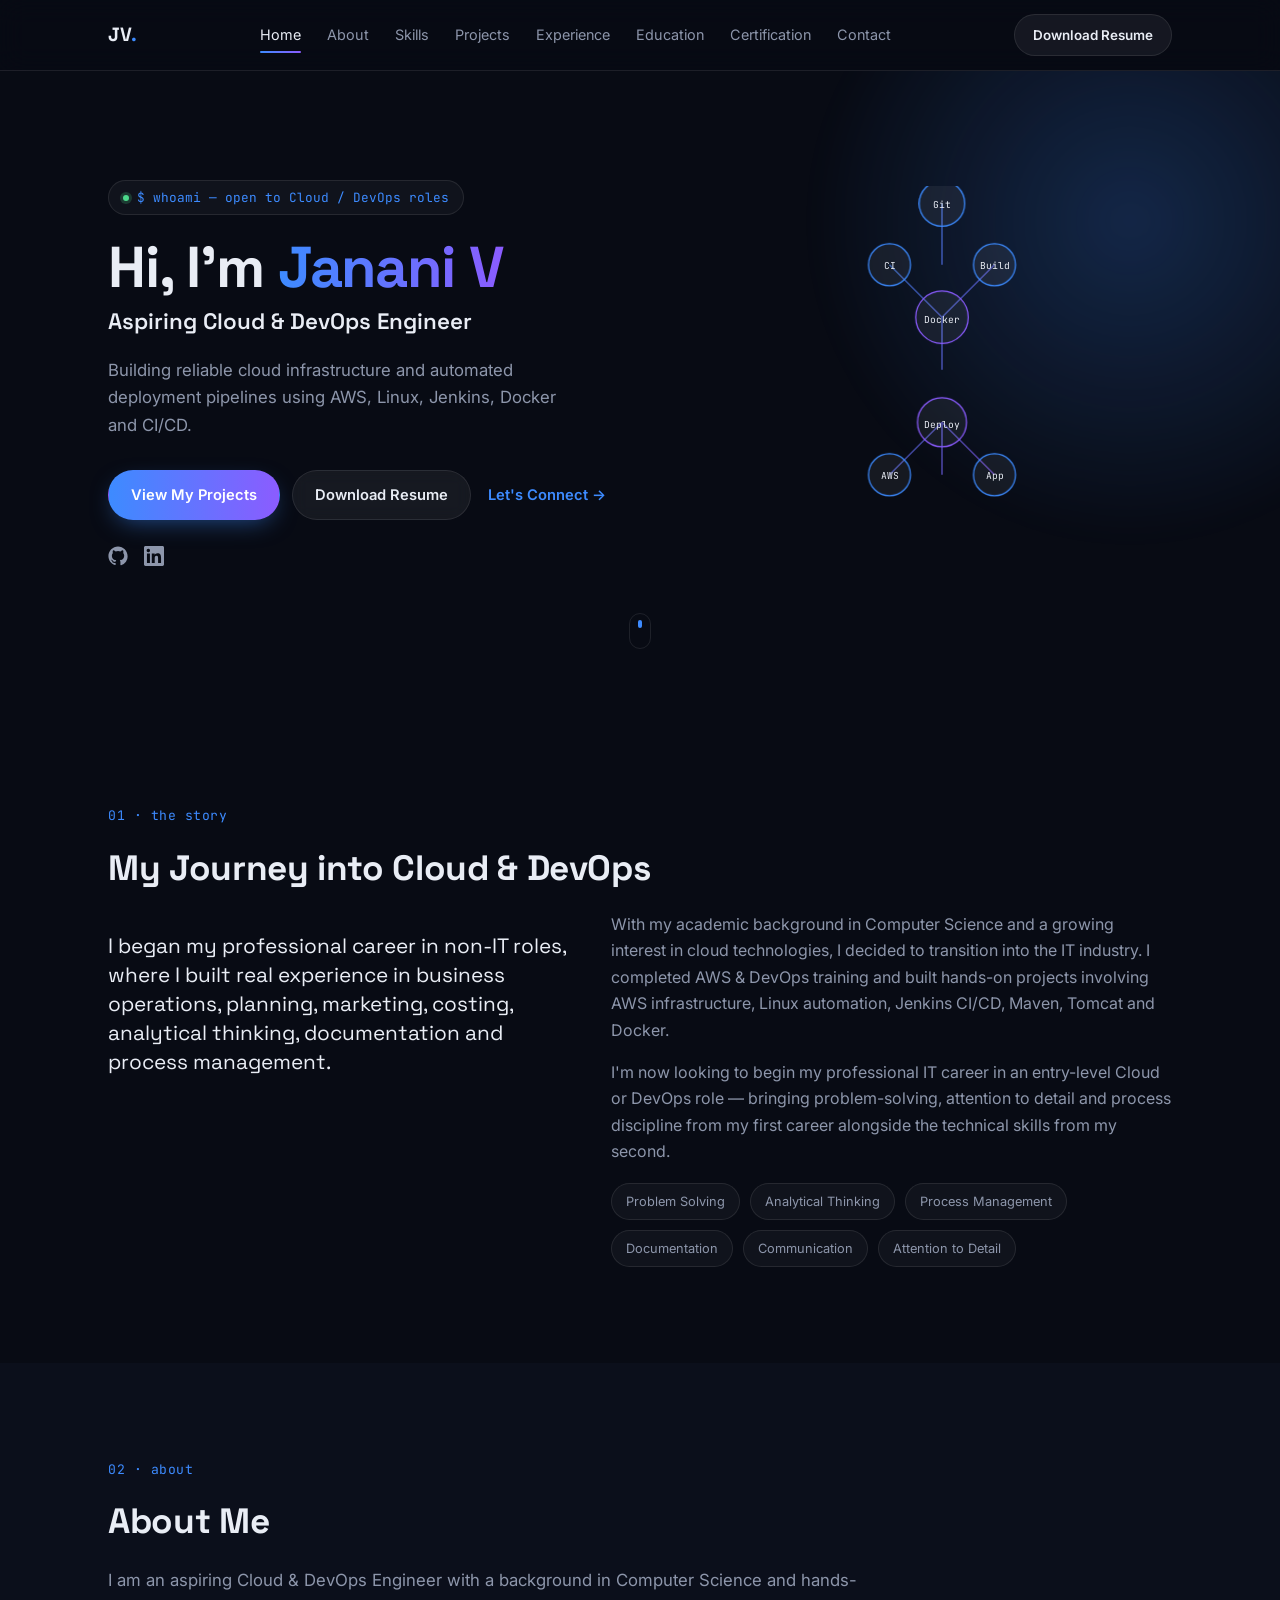
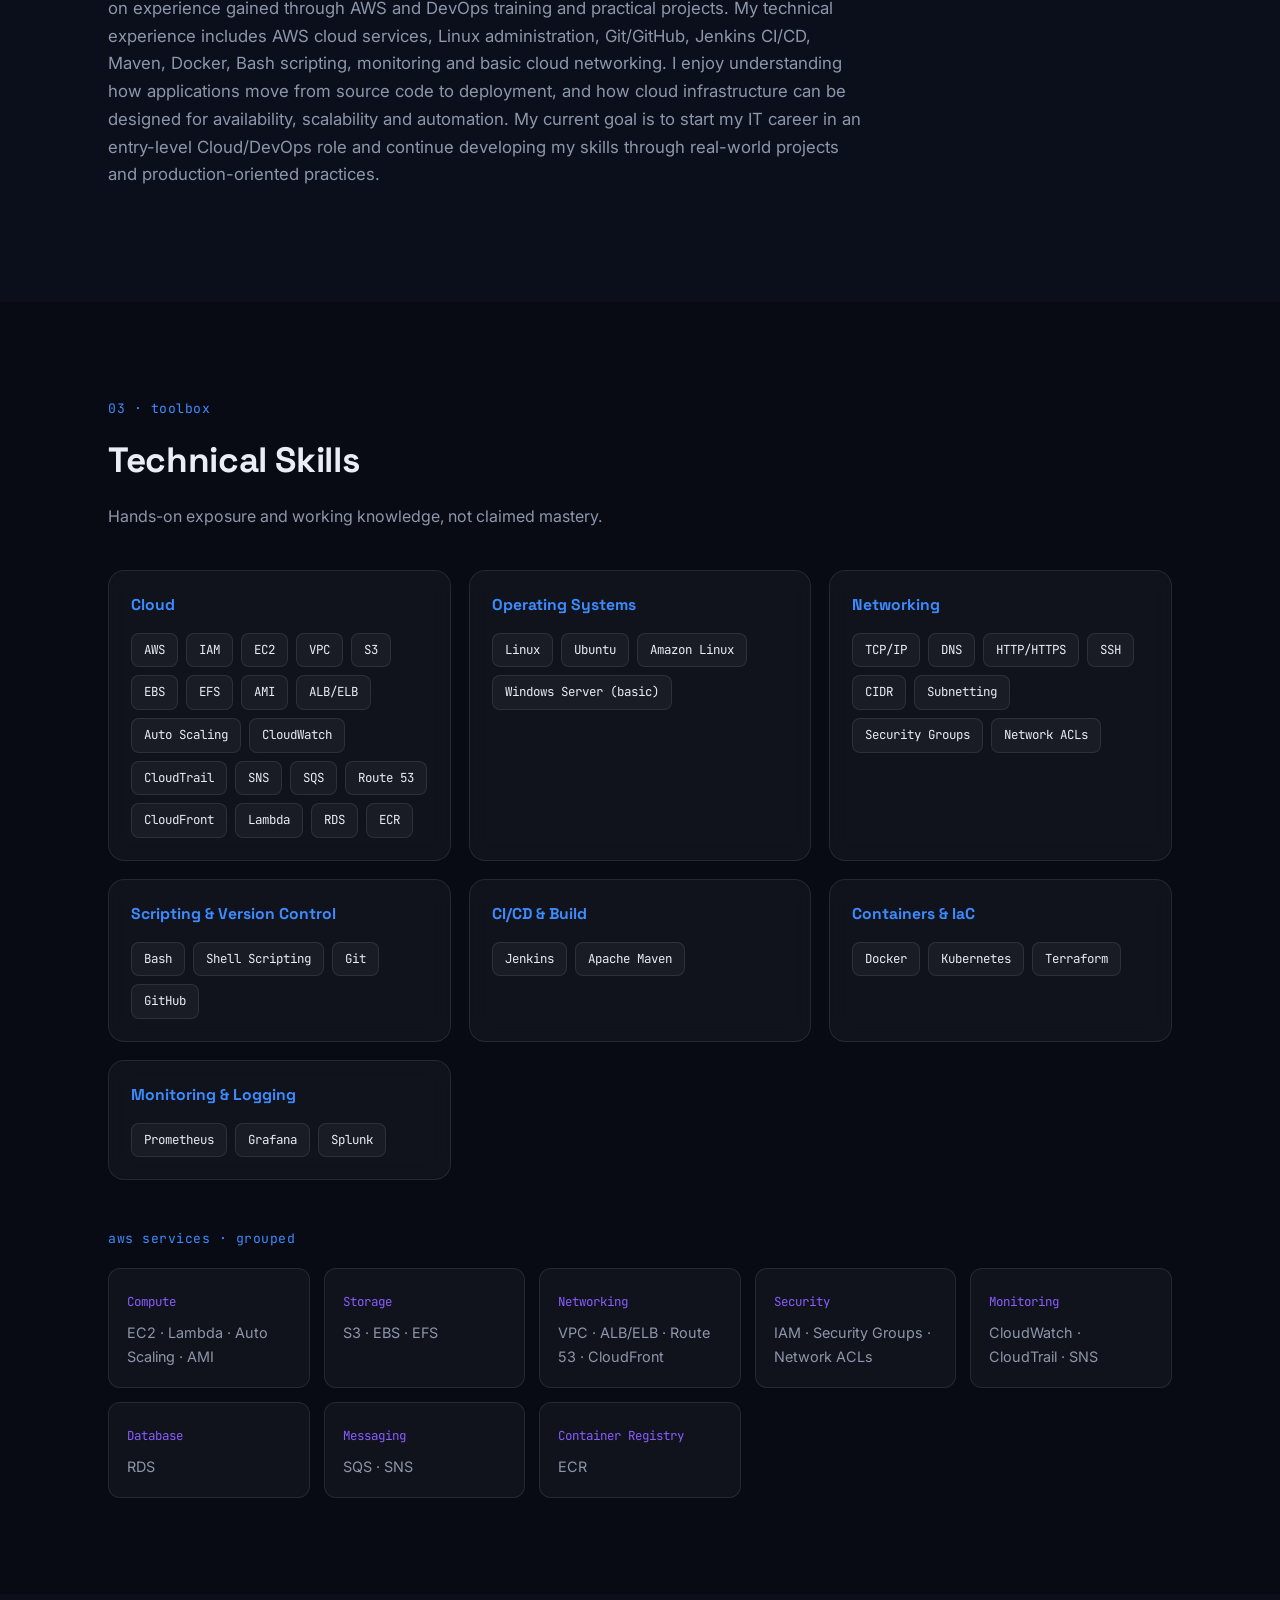
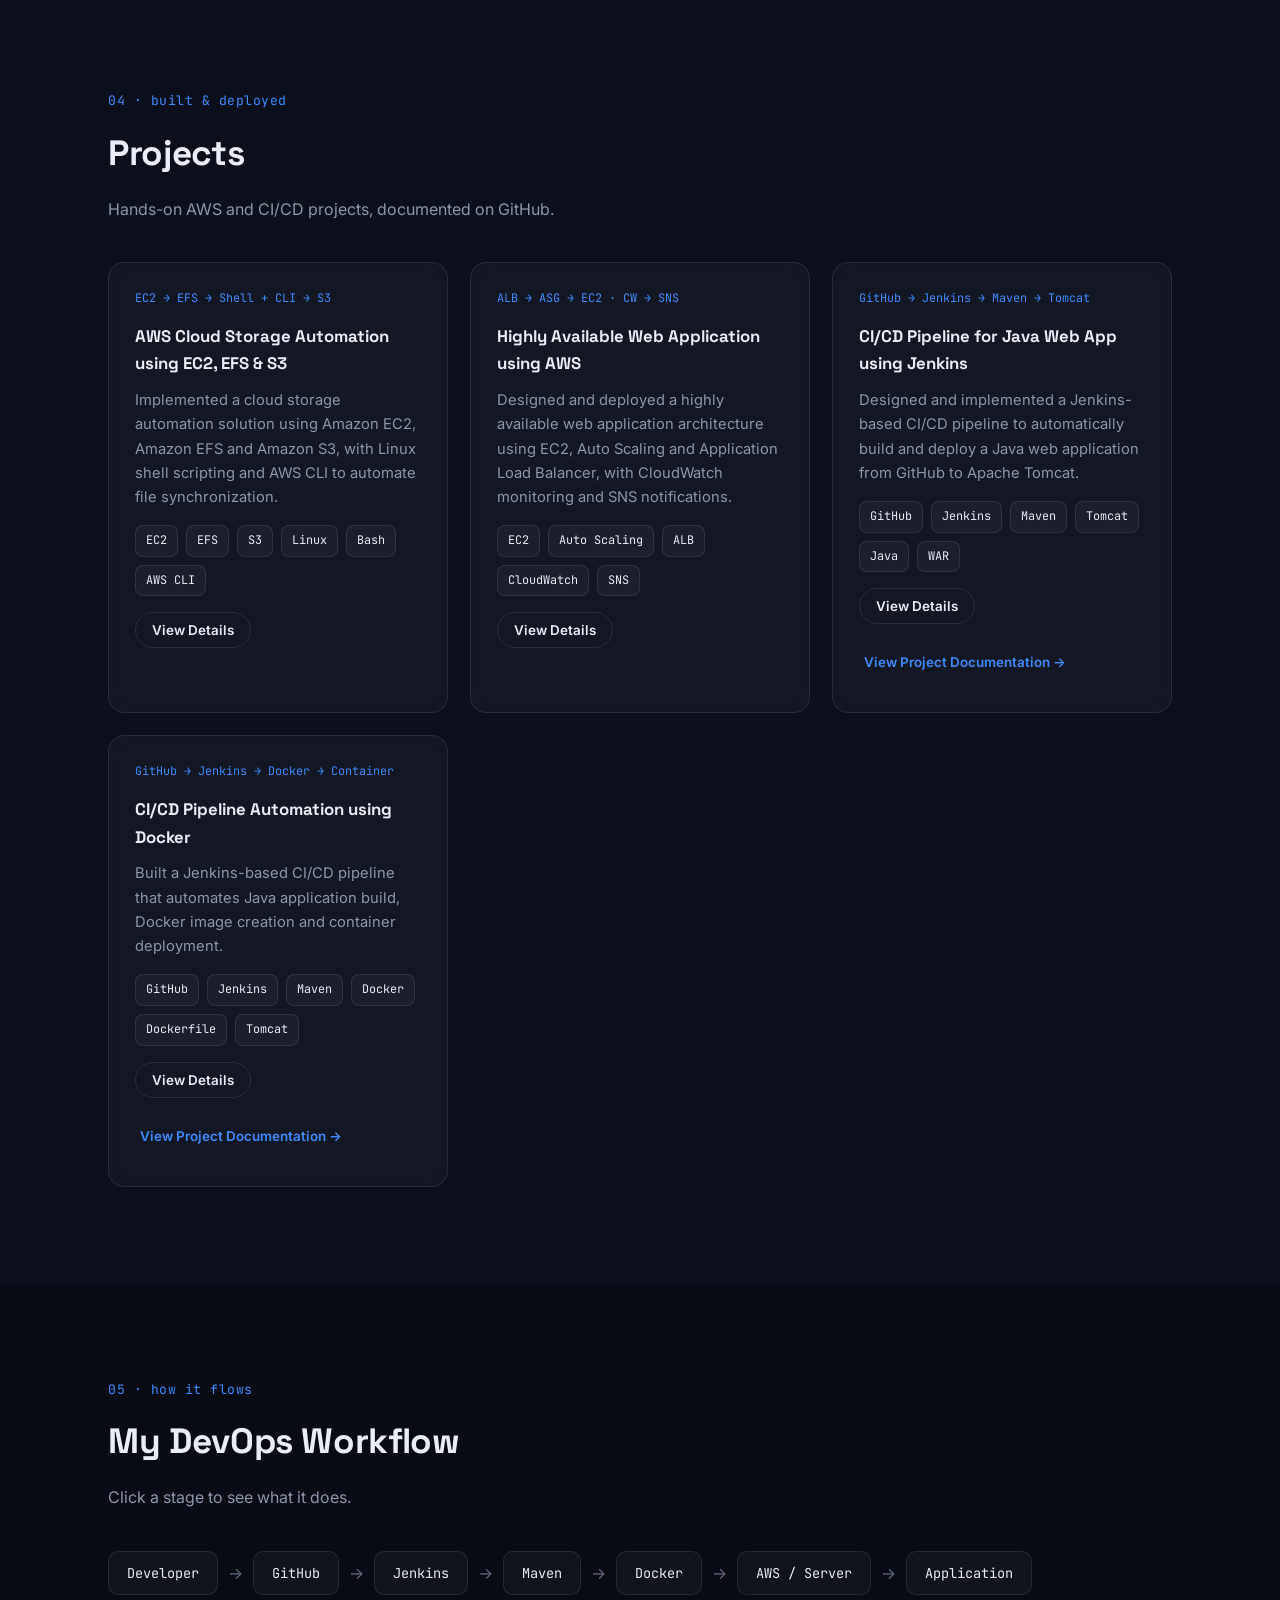
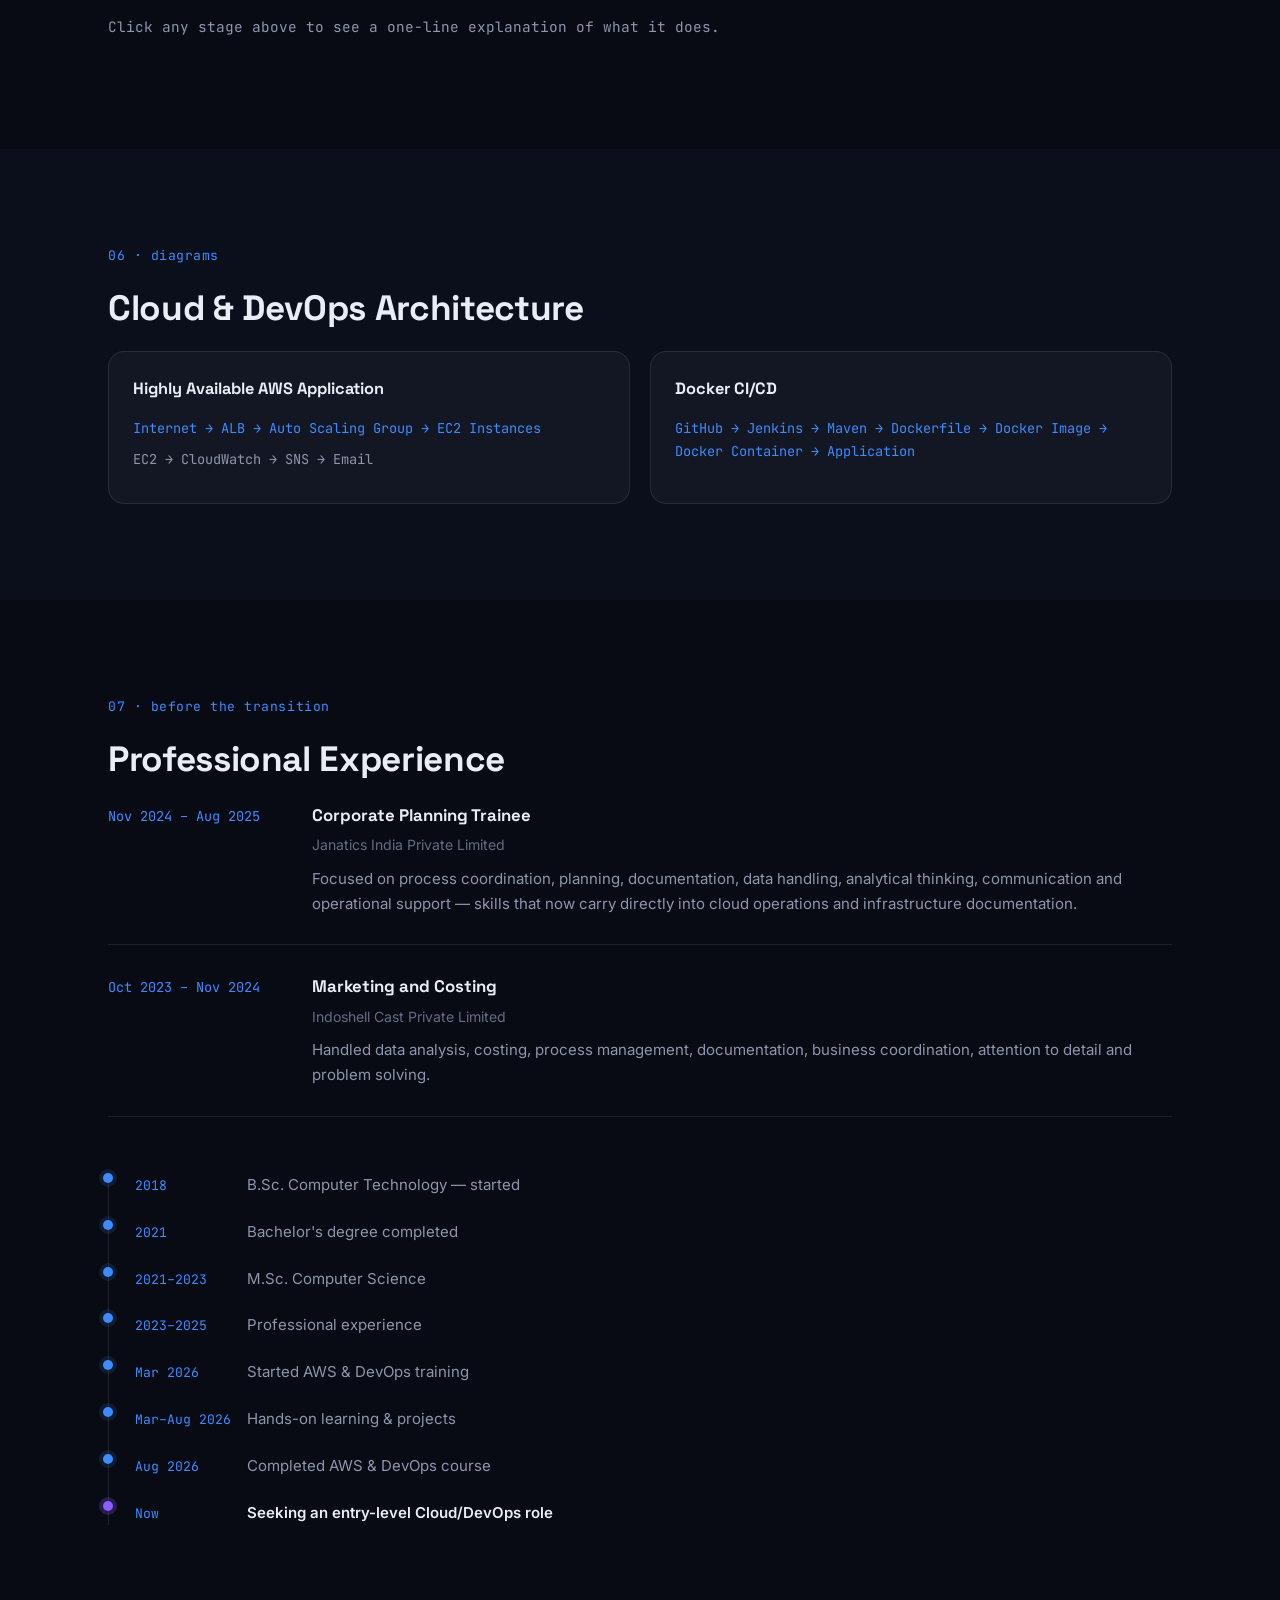
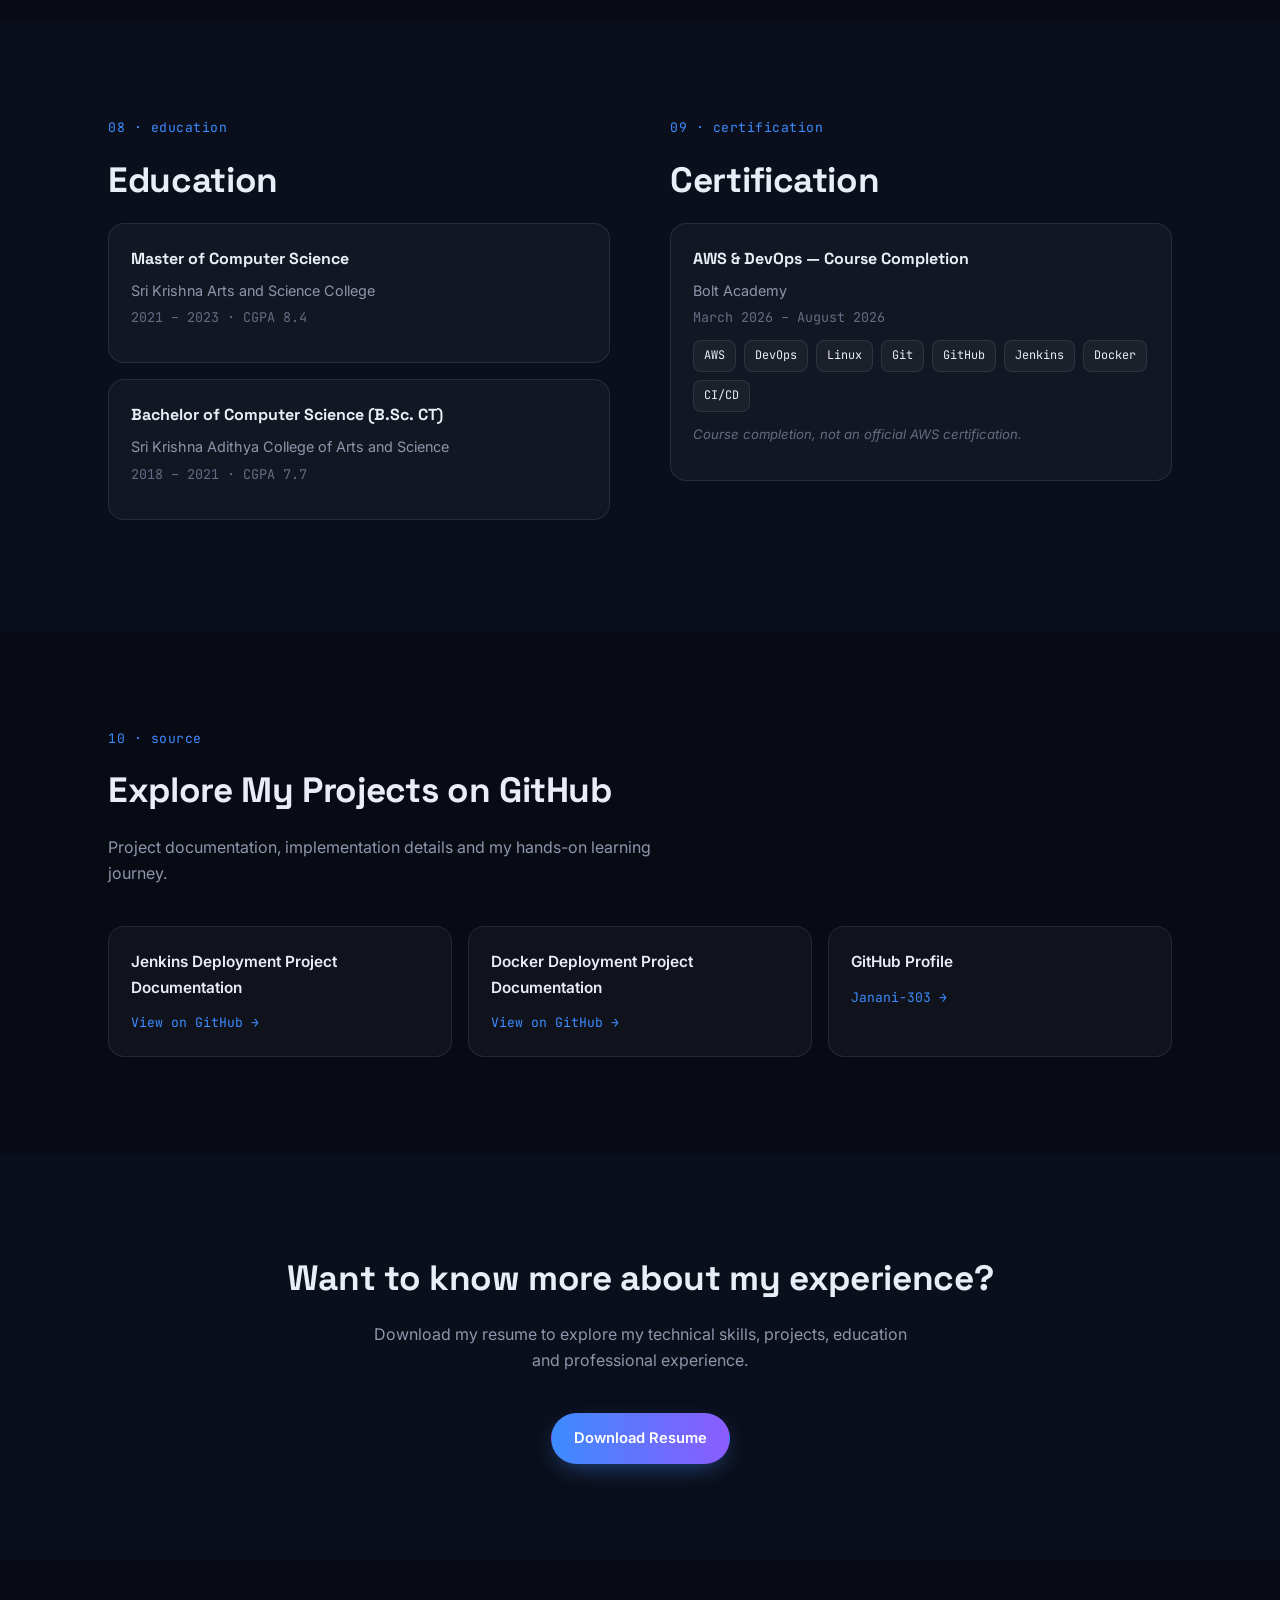
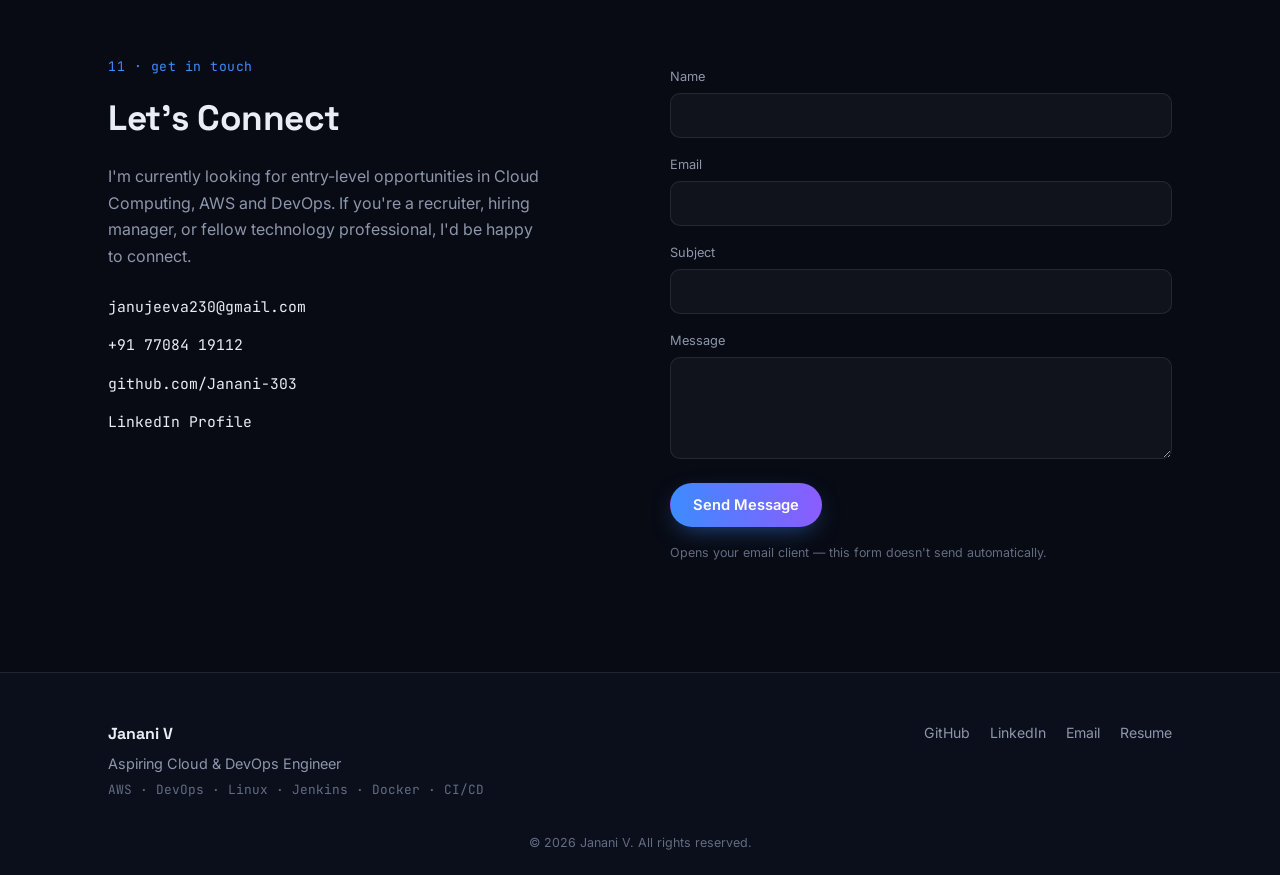
<file: index.html>
<!DOCTYPE html>
<html lang="en">
<head>
<meta charset="UTF-8" />
<meta name="viewport" content="width=device-width, initial-scale=1.0" />
<title>Janani V | AWS &amp; DevOps Engineer Portfolio</title>
<meta name="description" content="Portfolio of Janani V, an aspiring Cloud &amp; DevOps Engineer with hands-on experience in AWS, Linux, Jenkins, Docker, Git, Maven and CI/CD automation." />
<meta name="keywords" content="AWS Engineer, Cloud Engineer, DevOps Engineer, AWS DevOps, Jenkins, Docker, CI/CD, Linux, Cloud Computing, AWS Projects, DevOps Projects" />
<meta property="og:title" content="Janani V | AWS & DevOps Engineer Portfolio" />
<meta property="og:description" content="Aspiring Cloud & DevOps Engineer — AWS, Linux, Jenkins, Docker, CI/CD." />
<meta property="og:type" content="website" />
<link rel="preconnect" href="https://fonts.googleapis.com">
<link rel="preconnect" href="https://fonts.gstatic.com" crossorigin>
<link href="https://fonts.googleapis.com/css2?family=Space+Grotesk:wght@500;600;700&family=Inter:wght@400;500;600;700&family=JetBrains+Mono:wght@400;500;600&display=swap" rel="stylesheet">
<link rel="stylesheet" href="style.css" />
</head>
<body>

<!-- ============ NAV ============ -->
<header class="nav" id="nav">
  <div class="nav-inner">
    <a href="#home" class="nav-logo">JV<span>.</span></a>
    <nav class="nav-links" id="navLinks">
      <a href="#home" class="nav-link">Home</a>
      <a href="#about" class="nav-link">About</a>
      <a href="#skills" class="nav-link">Skills</a>
      <a href="#projects" class="nav-link">Projects</a>
      <a href="#experience" class="nav-link">Experience</a>
      <a href="#education" class="nav-link">Education</a>
      <a href="#certification" class="nav-link">Certification</a>
      <a href="#contact" class="nav-link">Contact</a>
    </nav>
    <div class="nav-actions">
      <a href="resume/Janani-V-Resume.pdf" download class="btn btn-ghost nav-resume">Download Resume</a>
      <button class="hamburger" id="hamburger" aria-label="Toggle menu" aria-expanded="false">
        <span></span><span></span><span></span>
      </button>
    </div>
  </div>
</header>

<!-- ============ HERO ============ -->
<section class="hero" id="home">
  <div class="hero-glow"></div>
  <div class="section-inner hero-inner">
    <div class="hero-copy reveal">
      <p class="eyebrow"><span class="dot"></span>$ whoami &mdash; open to Cloud / DevOps roles</p>
      <h1>Hi, I'm <span class="grad-text">Janani&nbsp;V</span></h1>
      <p class="hero-role">Aspiring Cloud &amp; DevOps Engineer</p>
      <p class="hero-tagline">Building reliable cloud infrastructure and automated deployment pipelines using AWS, Linux, Jenkins, Docker and CI/CD.</p>
      <div class="hero-ctas">
        <a href="#projects" class="btn btn-primary">View My Projects</a>
        <a href="resume/Janani-V-Resume.pdf" download class="btn btn-secondary">Download Resume</a>
        <a href="#contact" class="btn btn-text">Let's Connect &rarr;</a>
      </div>
      <div class="hero-socials">
        <a href="https://github.com/Janani-303" target="_blank" rel="noopener" aria-label="GitHub profile">
          <svg viewBox="0 0 24 24" width="20" height="20" fill="currentColor"><path d="M12 .5C5.73.5.5 5.73.5 12c0 5.09 3.29 9.4 7.86 10.93.57.1.78-.25.78-.55 0-.27-.01-1.17-.02-2.12-3.2.7-3.88-1.36-3.88-1.36-.52-1.34-1.28-1.7-1.28-1.7-1.05-.72.08-.7.08-.7 1.16.08 1.77 1.19 1.77 1.19 1.03 1.77 2.7 1.26 3.36.96.1-.75.4-1.26.73-1.55-2.55-.29-5.24-1.28-5.24-5.68 0-1.26.45-2.29 1.19-3.09-.12-.29-.52-1.47.11-3.06 0 0 .97-.31 3.18 1.18a11 11 0 0 1 5.8 0c2.2-1.49 3.17-1.18 3.17-1.18.63 1.59.23 2.77.11 3.06.74.8 1.18 1.83 1.18 3.09 0 4.41-2.69 5.39-5.25 5.67.41.36.78 1.07.78 2.15 0 1.55-.01 2.8-.01 3.18 0 .3.2.66.79.55A10.51 10.51 0 0 0 23.5 12c0-6.27-5.23-11.5-11.5-11.5Z"/></svg>
        </a>
        <a href="https://www.linkedin.com/in/janani-v-914904381" target="_blank" rel="noopener" aria-label="LinkedIn profile">
          <svg viewBox="0 0 24 24" width="20" height="20" fill="currentColor"><path d="M20.45 20.45h-3.56v-5.57c0-1.33-.02-3.04-1.85-3.04-1.86 0-2.15 1.45-2.15 2.94v5.67H9.34V9h3.42v1.56h.05c.48-.9 1.64-1.85 3.38-1.85 3.6 0 4.27 2.37 4.27 5.46v6.28ZM5.34 7.43a2.07 2.07 0 1 1 0-4.13 2.07 2.07 0 0 1 0 4.13ZM7.12 20.45H3.56V9h3.56v11.45ZM22.22 0H1.77C.8 0 0 .78 0 1.75v20.5C0 23.22.8 24 1.77 24h20.45c.98 0 1.78-.78 1.78-1.75V1.75C24 .78 23.2 0 22.22 0Z"/></svg>
        </a>
      </div>
    </div>

    <div class="hero-visual reveal" aria-hidden="true">
      <svg class="pipeline-svg" viewBox="0 0 480 420" xmlns="http://www.w3.org/2000/svg">
        <defs>
          <linearGradient id="lineGrad" x1="0" y1="0" x2="1" y2="1">
            <stop offset="0%" stop-color="#3D8BFF"/>
            <stop offset="100%" stop-color="#8B5CFF"/>
          </linearGradient>
        </defs>
        <path class="flow-path" d="M240 20 V 90 M240 150 V 210 M240 270 V 330 M180 90 L 240 150 M300 90 L 240 150 M180 330 L 240 270 M300 330 L240 270" stroke="url(#lineGrad)" stroke-width="2" fill="none" opacity="0.55"/>
        <path class="flow-path pulse" d="M240 20 V 330" stroke="url(#lineGrad)" stroke-width="2" fill="none"/>

        <g class="node" style="--d:0s"><circle cx="240" cy="20" r="26"/><text x="240" y="25">Git</text></g>
        <g class="node" style="--d:.3s"><circle cx="180" cy="90" r="24"/><text x="180" y="95">CI</text></g>
        <g class="node" style="--d:.6s"><circle cx="300" cy="90" r="24"/><text x="300" y="95">Build</text></g>
        <g class="node node-lg" style="--d:.9s"><circle cx="240" cy="150" r="30"/><text x="240" y="156">Docker</text></g>
        <g class="node" style="--d:1.2s"><circle cx="180" cy="330" r="24"/><text x="180" y="335">AWS</text></g>
        <g class="node" style="--d:1.5s"><circle cx="300" cy="330" r="24"/><text x="300" y="335">App</text></g>
        <g class="node node-lg" style="--d:1.8s"><circle cx="240" cy="270" r="28"/><text x="240" y="276">Deploy</text></g>
      </svg>
    </div>
  </div>
  <div class="scroll-cue" aria-hidden="true"><span></span></div>
</section>

<!-- ============ CAREER TRANSITION ============ -->
<section class="section" id="journey">
  <div class="section-inner">
    <p class="section-label">01 &middot; the story</p>
    <h2 class="section-title">My Journey into Cloud &amp; DevOps</h2>
    <div class="journey-grid reveal">
      <p class="journey-lead">I began my professional career in non-IT roles, where I built real experience in business operations, planning, marketing, costing, analytical thinking, documentation and process management.</p>
      <div class="journey-body">
        <p>With my academic background in Computer Science and a growing interest in cloud technologies, I decided to transition into the IT industry. I completed AWS &amp; DevOps training and built hands-on projects involving AWS infrastructure, Linux automation, Jenkins CI/CD, Maven, Tomcat and Docker.</p>
        <p>I'm now looking to begin my professional IT career in an entry-level Cloud or DevOps role &mdash; bringing problem-solving, attention to detail and process discipline from my first career alongside the technical skills from my second.</p>
        <div class="chip-row">
          <span class="chip">Problem Solving</span>
          <span class="chip">Analytical Thinking</span>
          <span class="chip">Process Management</span>
          <span class="chip">Documentation</span>
          <span class="chip">Communication</span>
          <span class="chip">Attention to Detail</span>
        </div>
      </div>
    </div>
  </div>
</section>

<!-- ============ ABOUT ============ -->
<section class="section alt" id="about">
  <div class="section-inner">
    <p class="section-label">02 &middot; about</p>
    <h2 class="section-title">About Me</h2>
    <p class="about-text reveal">I am an aspiring Cloud &amp; DevOps Engineer with a background in Computer Science and hands-on experience gained through AWS and DevOps training and practical projects. My technical experience includes AWS cloud services, Linux administration, Git/GitHub, Jenkins CI/CD, Maven, Docker, Bash scripting, monitoring and basic cloud networking. I enjoy understanding how applications move from source code to deployment, and how cloud infrastructure can be designed for availability, scalability and automation. My current goal is to start my IT career in an entry-level Cloud/DevOps role and continue developing my skills through real-world projects and production-oriented practices.</p>
  </div>
</section>

<!-- ============ SKILLS ============ -->
<section class="section" id="skills">
  <div class="section-inner">
    <p class="section-label">03 &middot; toolbox</p>
    <h2 class="section-title">Technical Skills</h2>
    <p class="section-sub">Hands-on exposure and working knowledge, not claimed mastery.</p>

    <div class="skills-grid reveal">
      <div class="skill-card">
        <h3>Cloud</h3>
        <div class="tag-row">
          <span class="tag">AWS</span><span class="tag">IAM</span><span class="tag">EC2</span><span class="tag">VPC</span><span class="tag">S3</span><span class="tag">EBS</span><span class="tag">EFS</span><span class="tag">AMI</span><span class="tag">ALB/ELB</span><span class="tag">Auto Scaling</span><span class="tag">CloudWatch</span><span class="tag">CloudTrail</span><span class="tag">SNS</span><span class="tag">SQS</span><span class="tag">Route 53</span><span class="tag">CloudFront</span><span class="tag">Lambda</span><span class="tag">RDS</span><span class="tag">ECR</span>
        </div>
      </div>
      <div class="skill-card">
        <h3>Operating Systems</h3>
        <div class="tag-row"><span class="tag">Linux</span><span class="tag">Ubuntu</span><span class="tag">Amazon Linux</span><span class="tag">Windows Server (basic)</span></div>
      </div>
      <div class="skill-card">
        <h3>Networking</h3>
        <div class="tag-row"><span class="tag">TCP/IP</span><span class="tag">DNS</span><span class="tag">HTTP/HTTPS</span><span class="tag">SSH</span><span class="tag">CIDR</span><span class="tag">Subnetting</span><span class="tag">Security Groups</span><span class="tag">Network ACLs</span></div>
      </div>
      <div class="skill-card">
        <h3>Scripting &amp; Version Control</h3>
        <div class="tag-row"><span class="tag">Bash</span><span class="tag">Shell Scripting</span><span class="tag">Git</span><span class="tag">GitHub</span></div>
      </div>
      <div class="skill-card">
        <h3>CI/CD &amp; Build</h3>
        <div class="tag-row"><span class="tag">Jenkins</span><span class="tag">Apache Maven</span></div>
      </div>
      <div class="skill-card">
        <h3>Containers &amp; IaC</h3>
        <div class="tag-row"><span class="tag">Docker</span><span class="tag">Kubernetes</span><span class="tag">Terraform</span></div>
      </div>
      <div class="skill-card">
        <h3>Monitoring &amp; Logging</h3>
        <div class="tag-row"><span class="tag">Prometheus</span><span class="tag">Grafana</span><span class="tag">Splunk</span></div>
      </div>
    </div>

    <!-- AWS services visualization -->
    <div class="aws-groups reveal">
      <p class="section-label">aws services &middot; grouped</p>
      <div class="aws-grid">
        <div class="aws-card"><span class="aws-cat">Compute</span><p>EC2 &middot; Lambda &middot; Auto Scaling &middot; AMI</p></div>
        <div class="aws-card"><span class="aws-cat">Storage</span><p>S3 &middot; EBS &middot; EFS</p></div>
        <div class="aws-card"><span class="aws-cat">Networking</span><p>VPC &middot; ALB/ELB &middot; Route 53 &middot; CloudFront</p></div>
        <div class="aws-card"><span class="aws-cat">Security</span><p>IAM &middot; Security Groups &middot; Network ACLs</p></div>
        <div class="aws-card"><span class="aws-cat">Monitoring</span><p>CloudWatch &middot; CloudTrail &middot; SNS</p></div>
        <div class="aws-card"><span class="aws-cat">Database</span><p>RDS</p></div>
        <div class="aws-card"><span class="aws-cat">Messaging</span><p>SQS &middot; SNS</p></div>
        <div class="aws-card"><span class="aws-cat">Container Registry</span><p>ECR</p></div>
      </div>
    </div>
  </div>
</section>

<!-- ============ PROJECTS ============ -->
<section class="section alt" id="projects">
  <div class="section-inner">
    <p class="section-label">04 &middot; built &amp; deployed</p>
    <h2 class="section-title">Projects</h2>
    <p class="section-sub">Hands-on AWS and CI/CD projects, documented on GitHub.</p>

    <div class="projects-grid reveal">

      <article class="project-card">
        <div class="project-flow">EC2 &rarr; EFS &rarr; Shell + CLI &rarr; S3</div>
        <h3>AWS Cloud Storage Automation using EC2, EFS &amp; S3</h3>
        <p>Implemented a cloud storage automation solution using Amazon EC2, Amazon EFS and Amazon S3, with Linux shell scripting and AWS CLI to automate file synchronization.</p>
        <div class="tag-row small">
          <span class="tag">EC2</span><span class="tag">EFS</span><span class="tag">S3</span><span class="tag">Linux</span><span class="tag">Bash</span><span class="tag">AWS CLI</span>
        </div>
        <button class="btn btn-outline btn-sm" data-modal="proj1">View Details</button>
      </article>

      <article class="project-card">
        <div class="project-flow">ALB &rarr; ASG &rarr; EC2 &middot; CW &rarr; SNS</div>
        <h3>Highly Available Web Application using AWS</h3>
        <p>Designed and deployed a highly available web application architecture using EC2, Auto Scaling and Application Load Balancer, with CloudWatch monitoring and SNS notifications.</p>
        <div class="tag-row small">
          <span class="tag">EC2</span><span class="tag">Auto Scaling</span><span class="tag">ALB</span><span class="tag">CloudWatch</span><span class="tag">SNS</span>
        </div>
        <button class="btn btn-outline btn-sm" data-modal="proj2">View Details</button>
      </article>

      <article class="project-card">
        <div class="project-flow">GitHub &rarr; Jenkins &rarr; Maven &rarr; Tomcat</div>
        <h3>CI/CD Pipeline for Java Web App using Jenkins</h3>
        <p>Designed and implemented a Jenkins-based CI/CD pipeline to automatically build and deploy a Java web application from GitHub to Apache Tomcat.</p>
        <div class="tag-row small">
          <span class="tag">GitHub</span><span class="tag">Jenkins</span><span class="tag">Maven</span><span class="tag">Tomcat</span><span class="tag">Java</span><span class="tag">WAR</span>
        </div>
        <div class="project-actions">
          <button class="btn btn-outline btn-sm" data-modal="proj3">View Details</button>
          <a class="btn btn-text btn-sm" href="https://github.com/Janani-303/Jenkins-Deployment-Project-Documentation" target="_blank" rel="noopener">View Project Documentation &rarr;</a>
        </div>
      </article>

      <article class="project-card">
        <div class="project-flow">GitHub &rarr; Jenkins &rarr; Docker &rarr; Container</div>
        <h3>CI/CD Pipeline Automation using Docker</h3>
        <p>Built a Jenkins-based CI/CD pipeline that automates Java application build, Docker image creation and container deployment.</p>
        <div class="tag-row small">
          <span class="tag">GitHub</span><span class="tag">Jenkins</span><span class="tag">Maven</span><span class="tag">Docker</span><span class="tag">Dockerfile</span><span class="tag">Tomcat</span>
        </div>
        <div class="project-actions">
          <button class="btn btn-outline btn-sm" data-modal="proj4">View Details</button>
          <a class="btn btn-text btn-sm" href="https://github.com/Janani-303/Docker-Deployment-Project-Documentation" target="_blank" rel="noopener">View Project Documentation &rarr;</a>
        </div>
      </article>

    </div>
  </div>
</section>

<!-- ============ DEVOPS WORKFLOW ============ -->
<section class="section" id="workflow">
  <div class="section-inner">
    <p class="section-label">05 &middot; how it flows</p>
    <h2 class="section-title">My DevOps Workflow</h2>
    <p class="section-sub">Click a stage to see what it does.</p>

    <div class="workflow-row reveal" id="workflowRow">
      <button class="wf-node" data-info="Where I write and version code before it moves into the pipeline.">Developer</button>
      <span class="wf-arrow">&rarr;</span>
      <button class="wf-node" data-info="Source code management and version control.">GitHub</button>
      <span class="wf-arrow">&rarr;</span>
      <button class="wf-node" data-info="Automation server used to implement CI/CD pipelines.">Jenkins</button>
      <span class="wf-arrow">&rarr;</span>
      <button class="wf-node" data-info="Build automation and dependency management for the Java application.">Maven</button>
      <span class="wf-arrow">&rarr;</span>
      <button class="wf-node" data-info="Containerization platform used to package and deploy the application.">Docker</button>
      <span class="wf-arrow">&rarr;</span>
      <button class="wf-node" data-info="Where the packaged application is deployed and served.">AWS / Server</button>
      <span class="wf-arrow">&rarr;</span>
      <button class="wf-node" data-info="The running application, available to users.">Application</button>
    </div>
    <p class="wf-info" id="wfInfo">Click any stage above to see a one-line explanation of what it does.</p>
  </div>
</section>

<!-- ============ ARCHITECTURE ============ -->
<section class="section alt" id="architecture">
  <div class="section-inner">
    <p class="section-label">06 &middot; diagrams</p>
    <h2 class="section-title">Cloud &amp; DevOps Architecture</h2>

    <div class="arch-grid reveal">
      <div class="arch-card">
        <h3>Highly Available AWS Application</h3>
        <p class="arch-flow">Internet &rarr; ALB &rarr; Auto Scaling Group &rarr; EC2 Instances</p>
        <p class="arch-flow muted">EC2 &rarr; CloudWatch &rarr; SNS &rarr; Email</p>
      </div>
      <div class="arch-card">
        <h3>Docker CI/CD</h3>
        <p class="arch-flow">GitHub &rarr; Jenkins &rarr; Maven &rarr; Dockerfile &rarr; Docker Image &rarr; Docker Container &rarr; Application</p>
      </div>
    </div>
  </div>
</section>

<!-- ============ EXPERIENCE ============ -->
<section class="section" id="experience">
  <div class="section-inner">
    <p class="section-label">07 &middot; before the transition</p>
    <h2 class="section-title">Professional Experience</h2>

    <div class="exp-list reveal">
      <div class="exp-item">
        <div class="exp-meta"><span class="exp-date">Nov 2024 &ndash; Aug 2025</span></div>
        <div class="exp-body">
          <h3>Corporate Planning Trainee</h3>
          <p class="exp-org">Janatics India Private Limited</p>
          <p>Focused on process coordination, planning, documentation, data handling, analytical thinking, communication and operational support &mdash; skills that now carry directly into cloud operations and infrastructure documentation.</p>
        </div>
      </div>
      <div class="exp-item">
        <div class="exp-meta"><span class="exp-date">Oct 2023 &ndash; Nov 2024</span></div>
        <div class="exp-body">
          <h3>Marketing and Costing</h3>
          <p class="exp-org">Indoshell Cast Private Limited</p>
          <p>Handled data analysis, costing, process management, documentation, business coordination, attention to detail and problem solving.</p>
        </div>
      </div>
    </div>

    <!-- Career timeline -->
    <div class="timeline reveal" id="timeline">
      <div class="tl-item"><span class="tl-dot"></span><span class="tl-date">2018</span><span class="tl-text">B.Sc. Computer Technology &mdash; started</span></div>
      <div class="tl-item"><span class="tl-dot"></span><span class="tl-date">2021</span><span class="tl-text">Bachelor's degree completed</span></div>
      <div class="tl-item"><span class="tl-dot"></span><span class="tl-date">2021&ndash;2023</span><span class="tl-text">M.Sc. Computer Science</span></div>
      <div class="tl-item"><span class="tl-dot"></span><span class="tl-date">2023&ndash;2025</span><span class="tl-text">Professional experience</span></div>
      <div class="tl-item"><span class="tl-dot"></span><span class="tl-date">Mar 2026</span><span class="tl-text">Started AWS &amp; DevOps training</span></div>
      <div class="tl-item"><span class="tl-dot"></span><span class="tl-date">Mar&ndash;Aug 2026</span><span class="tl-text">Hands-on learning &amp; projects</span></div>
      <div class="tl-item"><span class="tl-dot"></span><span class="tl-date">Aug 2026</span><span class="tl-text">Completed AWS &amp; DevOps course</span></div>
      <div class="tl-item current"><span class="tl-dot"></span><span class="tl-date">Now</span><span class="tl-text">Seeking an entry-level Cloud/DevOps role</span></div>
    </div>
  </div>
</section>

<!-- ============ EDUCATION & CERTIFICATION ============ -->
<section class="section alt" id="education">
  <div class="section-inner two-col">
    <div>
      <p class="section-label">08 &middot; education</p>
      <h2 class="section-title">Education</h2>
      <div class="edu-card reveal">
        <h3>Master of Computer Science</h3>
        <p class="edu-org">Sri Krishna Arts and Science College</p>
        <p class="edu-meta">2021 &ndash; 2023 &middot; CGPA 8.4</p>
      </div>
      <div class="edu-card reveal">
        <h3>Bachelor of Computer Science (B.Sc. CT)</h3>
        <p class="edu-org">Sri Krishna Adithya College of Arts and Science</p>
        <p class="edu-meta">2018 &ndash; 2021 &middot; CGPA 7.7</p>
      </div>
    </div>

    <div id="certification">
      <p class="section-label">09 &middot; certification</p>
      <h2 class="section-title">Certification</h2>
      <div class="cert-card reveal">
        <h3>AWS &amp; DevOps &mdash; Course Completion</h3>
        <p class="edu-org">Bolt Academy</p>
        <p class="edu-meta">March 2026 &ndash; August 2026</p>
        <div class="tag-row small">
          <span class="tag">AWS</span><span class="tag">DevOps</span><span class="tag">Linux</span><span class="tag">Git</span><span class="tag">GitHub</span><span class="tag">Jenkins</span><span class="tag">Docker</span><span class="tag">CI/CD</span>
        </div>
        <p class="cert-note">Course completion, not an official AWS certification.</p>
      </div>
    </div>
  </div>
</section>

<!-- ============ GITHUB ============ -->
<section class="section" id="github">
  <div class="section-inner">
    <p class="section-label">10 &middot; source</p>
    <h2 class="section-title">Explore My Projects on GitHub</h2>
    <p class="section-sub">Project documentation, implementation details and my hands-on learning journey.</p>

    <div class="gh-grid reveal">
      <a class="gh-card" href="https://github.com/Janani-303/Jenkins-Deployment-Project-Documentation" target="_blank" rel="noopener">
        <span class="gh-name">Jenkins Deployment Project Documentation</span>
        <span class="gh-link">View on GitHub &rarr;</span>
      </a>
      <a class="gh-card" href="https://github.com/Janani-303/Docker-Deployment-Project-Documentation" target="_blank" rel="noopener">
        <span class="gh-name">Docker Deployment Project Documentation</span>
        <span class="gh-link">View on GitHub &rarr;</span>
      </a>
      <a class="gh-card" href="https://github.com/Janani-303" target="_blank" rel="noopener">
        <span class="gh-name">GitHub Profile</span>
        <span class="gh-link">Janani-303 &rarr;</span>
      </a>
    </div>
  </div>
</section>

<!-- ============ RESUME CTA ============ -->
<section class="section alt resume-cta">
  <div class="section-inner reveal">
    <h2 class="section-title">Want to know more about my experience?</h2>
    <p class="section-sub">Download my resume to explore my technical skills, projects, education and professional experience.</p>
    <a href="resume/Janani-V-Resume.pdf" download class="btn btn-primary">Download Resume</a>
  </div>
</section>

<!-- ============ CONTACT ============ -->
<section class="section" id="contact">
  <div class="section-inner two-col">
    <div>
      <p class="section-label">11 &middot; get in touch</p>
      <h2 class="section-title">Let's Connect</h2>
      <p class="contact-text reveal">I'm currently looking for entry-level opportunities in Cloud Computing, AWS and DevOps. If you're a recruiter, hiring manager, or fellow technology professional, I'd be happy to connect.</p>
      <ul class="contact-list reveal">
        <li><a href="mailto:janujeeva230@gmail.com">janujeeva230@gmail.com</a></li>
        <li><a href="tel:+917708419112">+91 77084 19112</a></li>
        <li><a href="https://github.com/Janani-303" target="_blank" rel="noopener">github.com/Janani-303</a></li>
        <li><a href="https://www.linkedin.com/in/janani-v-914904381" target="_blank" rel="noopener">LinkedIn Profile</a></li>
      </ul>
    </div>

    <form class="contact-form reveal" id="contactForm">
      <label for="cf-name">Name</label>
      <input id="cf-name" name="name" type="text" required />
      <label for="cf-email">Email</label>
      <input id="cf-email" name="email" type="email" required />
      <label for="cf-subject">Subject</label>
      <input id="cf-subject" name="subject" type="text" required />
      <label for="cf-message">Message</label>
      <textarea id="cf-message" name="message" rows="4" required></textarea>
      <button type="submit" class="btn btn-primary">Send Message</button>
      <p class="form-note">Opens your email client &mdash; this form doesn't send automatically.</p>
    </form>
  </div>
</section>

<!-- ============ FOOTER ============ -->
<footer class="footer">
  <div class="section-inner footer-inner">
    <div>
      <p class="footer-name">Janani V</p>
      <p class="footer-role">Aspiring Cloud &amp; DevOps Engineer</p>
      <p class="footer-stack">AWS &middot; DevOps &middot; Linux &middot; Jenkins &middot; Docker &middot; CI/CD</p>
    </div>
    <div class="footer-links">
      <a href="https://github.com/Janani-303" target="_blank" rel="noopener">GitHub</a>
      <a href="https://www.linkedin.com/in/janani-v-914904381" target="_blank" rel="noopener">LinkedIn</a>
      <a href="mailto:janujeeva230@gmail.com">Email</a>
      <a href="resume/Janani-V-Resume.pdf" download>Resume</a>
    </div>
  </div>
  <p class="footer-copy">&copy; 2026 Janani V. All rights reserved.</p>
</footer>

<!-- ============ PROJECT MODALS ============ -->
<div class="modal-overlay" id="modalOverlay">
  <div class="modal" id="modal">
    <button class="modal-close" id="modalClose" aria-label="Close">&times;</button>
    <div id="modalContent"></div>
  </div>
</div>

<script src="script.js"></script>
</body>
</html>
</file>
<file: style.css>
/* ================= TOKENS ================= */
:root {
  --bg: #080B14;
  --bg-alt: #0B0F1B;
  --panel: rgba(255,255,255,0.035);
  --panel-strong: rgba(255,255,255,0.06);
  --border: rgba(255,255,255,0.09);
  --text: #E9EDF5;
  --muted: #8D96AB;
  --muted-2: #626C82;
  --accent1: #3D8BFF;
  --accent2: #8B5CFF;
  --accent-soft: rgba(61,139,255,0.12);
  --radius: 16px;
  --font-display: 'Space Grotesk', sans-serif;
  --font-body: 'Inter', sans-serif;
  --font-mono: 'JetBrains Mono', monospace;
  --max: 1120px;
}

* { box-sizing: border-box; }
html { scroll-behavior: smooth; }

body {
  margin: 0;
  background: var(--bg);
  color: var(--text);
  font-family: var(--font-body);
  line-height: 1.65;
  -webkit-font-smoothing: antialiased;
  overflow-x: hidden;
}

a { color: inherit; text-decoration: none; }
img { max-width: 100%; display: block; }
button { font-family: inherit; cursor: pointer; }

.section-inner {
  max-width: var(--max);
  margin: 0 auto;
  padding: 0 28px;
}

.grad-text {
  background: linear-gradient(90deg, var(--accent1), var(--accent2));
  -webkit-background-clip: text;
  background-clip: text;
  color: transparent;
}

::selection { background: var(--accent1); color: #fff; }

:focus-visible {
  outline: 2px solid var(--accent1);
  outline-offset: 3px;
}

@media (prefers-reduced-motion: reduce) {
  * { animation-duration: 0.001ms !important; animation-iteration-count: 1 !important; transition-duration: 0.001ms !important; scroll-behavior: auto !important; }
}

/* ================= BUTTONS ================= */
.btn {
  display: inline-flex;
  align-items: center;
  gap: 8px;
  padding: 12px 22px;
  border-radius: 999px;
  font-weight: 600;
  font-size: 0.92rem;
  border: 1px solid transparent;
  transition: transform .18s ease, box-shadow .18s ease, background .18s ease, border-color .18s ease;
  white-space: nowrap;
}
.btn-sm { padding: 9px 16px; font-size: 0.84rem; }
.btn-primary {
  background: linear-gradient(90deg, var(--accent1), var(--accent2));
  color: #fff;
  box-shadow: 0 8px 24px -8px rgba(61,139,255,0.55);
}
.btn-primary:hover { transform: translateY(-2px); box-shadow: 0 12px 30px -8px rgba(139,92,255,0.6); }
.btn-secondary {
  background: var(--panel-strong);
  border-color: var(--border);
  color: var(--text);
  backdrop-filter: blur(8px);
}
.btn-secondary:hover { border-color: var(--accent1); transform: translateY(-2px); }
.btn-outline {
  background: transparent;
  border-color: var(--border);
  color: var(--text);
}
.btn-outline:hover { border-color: var(--accent1); color: var(--accent1); }
.btn-ghost {
  background: var(--panel-strong);
  border: 1px solid var(--border);
  color: var(--text);
}
.btn-ghost:hover { border-color: var(--accent1); }
.btn-text { color: var(--accent1); padding: 12px 4px; }
.btn-text:hover { color: var(--accent2); }

/* ================= NAV ================= */
.nav {
  position: sticky;
  top: 0;
  z-index: 100;
  background: rgba(8,11,20,0.72);
  backdrop-filter: blur(14px);
  border-bottom: 1px solid var(--border);
}
.nav-inner {
  max-width: var(--max);
  margin: 0 auto;
  padding: 14px 28px;
  display: flex;
  align-items: center;
  justify-content: space-between;
}
.nav-logo {
  font-family: var(--font-display);
  font-weight: 700;
  font-size: 1.2rem;
}
.nav-logo span { color: var(--accent1); }
.nav-links {
  display: flex;
  gap: 26px;
}
.nav-link {
  font-size: 0.9rem;
  color: var(--muted);
  transition: color .15s ease;
  position: relative;
}
.nav-link:hover, .nav-link.active { color: var(--text); }
.nav-link.active::after {
  content: '';
  position: absolute;
  left: 0; right: 0; bottom: -6px;
  height: 2px;
  background: linear-gradient(90deg, var(--accent1), var(--accent2));
  border-radius: 2px;
}
.nav-actions { display: flex; align-items: center; gap: 14px; }
.nav-resume { padding: 9px 18px; font-size: 0.84rem; }
.hamburger {
  display: none;
  flex-direction: column;
  gap: 5px;
  background: none;
  border: none;
  padding: 6px;
}
.hamburger span { width: 22px; height: 2px; background: var(--text); transition: transform .2s, opacity .2s; }
.hamburger.open span:nth-child(1) { transform: translateY(7px) rotate(45deg); }
.hamburger.open span:nth-child(2) { opacity: 0; }
.hamburger.open span:nth-child(3) { transform: translateY(-7px) rotate(-45deg); }

/* ================= HERO ================= */
.hero {
  position: relative;
  padding: 96px 0 60px;
  overflow: hidden;
}
.hero-glow {
  position: absolute;
  top: -200px; right: -200px;
  width: 700px; height: 700px;
  background: radial-gradient(circle, rgba(61,139,255,0.22), transparent 65%);
  filter: blur(10px);
  pointer-events: none;
}
.hero-inner {
  display: grid;
  grid-template-columns: 1.1fr 0.9fr;
  gap: 40px;
  align-items: center;
  position: relative;
  z-index: 1;
}
.eyebrow {
  font-family: var(--font-mono);
  font-size: 0.8rem;
  color: var(--accent1);
  display: inline-flex;
  align-items: center;
  gap: 8px;
  padding: 6px 14px;
  border: 1px solid var(--border);
  border-radius: 999px;
  background: var(--panel);
  margin-bottom: 22px;
}
.dot {
  width: 6px; height: 6px; border-radius: 50%;
  background: #4CDA8B;
  box-shadow: 0 0 0 3px rgba(76,218,139,0.2);
}
.hero h1 {
  font-family: var(--font-display);
  font-size: clamp(2.4rem, 5vw, 3.6rem);
  line-height: 1.05;
  margin: 0 0 6px;
  letter-spacing: -0.02em;
}
.hero-role {
  font-family: var(--font-display);
  font-size: clamp(1.1rem, 2vw, 1.4rem);
  color: var(--text);
  margin: 0 0 16px;
  font-weight: 600;
}
.hero-tagline {
  color: var(--muted);
  font-size: 1.05rem;
  max-width: 480px;
  margin: 0 0 30px;
}
.hero-ctas { display: flex; flex-wrap: wrap; gap: 12px; margin-bottom: 26px; }
.hero-socials { display: flex; gap: 16px; }
.hero-socials a { color: var(--muted); transition: color .15s; }
.hero-socials a:hover { color: var(--accent1); }

.hero-visual { display: flex; justify-content: center; }
.pipeline-svg { width: 100%; max-width: 420px; }
.pipeline-svg .node circle {
  fill: var(--panel-strong);
  stroke: var(--accent1);
  stroke-width: 1.4;
  animation: nodeIn .6s ease both;
  animation-delay: var(--d);
}
.pipeline-svg .node-lg circle { stroke: var(--accent2); }
.pipeline-svg .node text {
  font-family: var(--font-mono);
  font-size: 11px;
  fill: var(--text);
  text-anchor: middle;
}
.pipeline-svg .flow-path.pulse {
  stroke-dasharray: 6 10;
  animation: dash 3.5s linear infinite;
}
@keyframes dash { to { stroke-dashoffset: -160; } }
@keyframes nodeIn { from { opacity: 0; transform: scale(0.7); } to { opacity: 1; transform: scale(1); } }

.scroll-cue {
  display: flex; justify-content: center;
  margin-top: 40px;
}
.scroll-cue span {
  width: 22px; height: 36px;
  border: 1px solid var(--border);
  border-radius: 999px;
  position: relative;
  display: block;
}
.scroll-cue span::after {
  content: '';
  position: absolute;
  top: 6px; left: 50%;
  width: 4px; height: 8px;
  background: var(--accent1);
  border-radius: 2px;
  transform: translateX(-50%);
  animation: scrollDown 1.6s ease infinite;
}
@keyframes scrollDown { 0% { top: 6px; opacity: 1; } 70% { top: 18px; opacity: 0; } 100% { top: 6px; opacity: 0; } }

/* ================= SECTIONS ================= */
.section { padding: 96px 0; }
.section.alt { background: var(--bg-alt); }
.section-label {
  font-family: var(--font-mono);
  color: var(--accent1);
  font-size: 0.82rem;
  letter-spacing: 0.04em;
  margin: 0 0 12px;
}
.section-title {
  font-family: var(--font-display);
  font-size: clamp(1.6rem, 3vw, 2.2rem);
  margin: 0 0 14px;
  letter-spacing: -0.01em;
}
.section-sub { color: var(--muted); max-width: 560px; margin: 0 0 40px; }
.two-col { display: grid; grid-template-columns: 1fr 1fr; gap: 60px; }

/* reveal-on-scroll */
.reveal { opacity: 0; transform: translateY(24px); transition: opacity .7s ease, transform .7s ease; }
.reveal.visible { opacity: 1; transform: translateY(0); }

/* ================= JOURNEY ================= */
.journey-grid { display: grid; grid-template-columns: 0.9fr 1.1fr; gap: 44px; }
.journey-lead {
  font-family: var(--font-display);
  font-size: 1.3rem;
  color: var(--text);
  line-height: 1.4;
}
.journey-body p { color: var(--muted); margin: 0 0 16px; }
.chip-row { display: flex; flex-wrap: wrap; gap: 10px; margin-top: 18px; }
.chip {
  font-size: 0.8rem;
  padding: 7px 14px;
  border-radius: 999px;
  border: 1px solid var(--border);
  background: var(--panel);
  color: var(--muted);
}

/* ================= ABOUT ================= */
.about-text { max-width: 760px; font-size: 1.05rem; color: var(--muted); }

/* ================= SKILLS ================= */
.skills-grid {
  display: grid;
  grid-template-columns: repeat(auto-fit, minmax(260px, 1fr));
  gap: 18px;
  margin-bottom: 48px;
}
.skill-card {
  background: var(--panel);
  border: 1px solid var(--border);
  border-radius: var(--radius);
  padding: 22px 22px;
  backdrop-filter: blur(10px);
}
.skill-card h3 {
  font-family: var(--font-display);
  font-size: 0.98rem;
  margin: 0 0 14px;
  color: var(--accent1);
}
.tag-row { display: flex; flex-wrap: wrap; gap: 8px; }
.tag-row.small .tag { font-size: 0.74rem; padding: 5px 10px; }
.tag {
  font-family: var(--font-mono);
  font-size: 0.78rem;
  padding: 6px 12px;
  border-radius: 8px;
  background: rgba(255,255,255,0.04);
  border: 1px solid var(--border);
  color: var(--text);
}
.aws-groups .section-label { margin-bottom: 18px; }
.aws-grid {
  display: grid;
  grid-template-columns: repeat(auto-fit, minmax(200px, 1fr));
  gap: 14px;
}
.aws-card {
  background: var(--panel);
  border: 1px solid var(--border);
  border-radius: 12px;
  padding: 18px;
  transition: border-color .2s, transform .2s;
}
.aws-card:hover { border-color: var(--accent1); transform: translateY(-3px); }
.aws-cat { font-family: var(--font-mono); font-size: 0.78rem; color: var(--accent2); }
.aws-card p { margin: 8px 0 0; font-size: 0.9rem; color: var(--muted); }

/* ================= PROJECTS ================= */
.projects-grid {
  display: grid;
  grid-template-columns: repeat(auto-fit, minmax(320px, 1fr));
  gap: 22px;
}
.project-card {
  background: var(--panel);
  border: 1px solid var(--border);
  border-radius: var(--radius);
  padding: 26px;
  backdrop-filter: blur(10px);
  transition: transform .2s, border-color .2s, box-shadow .2s;
}
.project-card:hover {
  transform: translateY(-4px);
  border-color: var(--accent1);
  box-shadow: 0 16px 40px -20px rgba(61,139,255,0.4);
}
.project-flow {
  font-family: var(--font-mono);
  font-size: 0.74rem;
  color: var(--accent1);
  margin-bottom: 14px;
}
.project-card h3 {
  font-family: var(--font-display);
  font-size: 1.05rem;
  margin: 0 0 10px;
}
.project-card p { color: var(--muted); font-size: 0.92rem; margin: 0 0 16px; }
.project-actions { display: flex; align-items: center; gap: 14px; margin-top: 16px; flex-wrap: wrap; }
.project-card > .btn { margin-top: 16px; }

/* ================= WORKFLOW ================= */
.workflow-row {
  display: flex;
  flex-wrap: wrap;
  align-items: center;
  gap: 10px;
  margin-bottom: 20px;
}
.wf-node {
  font-family: var(--font-mono);
  font-size: 0.85rem;
  padding: 12px 18px;
  border-radius: 10px;
  border: 1px solid var(--border);
  background: var(--panel);
  color: var(--text);
  transition: border-color .2s, background .2s, transform .2s;
}
.wf-node:hover, .wf-node.active {
  border-color: var(--accent1);
  background: var(--accent-soft);
  transform: translateY(-2px);
}
.wf-arrow { color: var(--muted-2); }
.wf-info {
  font-family: var(--font-mono);
  color: var(--muted);
  font-size: 0.9rem;
  min-height: 24px;
}

/* ================= ARCHITECTURE ================= */
.arch-grid {
  display: grid;
  grid-template-columns: repeat(auto-fit, minmax(320px, 1fr));
  gap: 20px;
}
.arch-card {
  background: var(--panel);
  border: 1px solid var(--border);
  border-radius: var(--radius);
  padding: 24px;
}
.arch-card h3 { font-family: var(--font-display); margin: 0 0 14px; font-size: 1.02rem; }
.arch-flow { font-family: var(--font-mono); font-size: 0.85rem; color: var(--accent1); margin: 0 0 8px; line-height: 1.7; }
.arch-flow.muted { color: var(--muted); }

/* ================= EXPERIENCE ================= */
.exp-list { display: flex; flex-direction: column; gap: 28px; margin-bottom: 56px; }
.exp-item {
  display: grid;
  grid-template-columns: 180px 1fr;
  gap: 24px;
  padding-bottom: 28px;
  border-bottom: 1px solid var(--border);
}
.exp-date { font-family: var(--font-mono); color: var(--accent1); font-size: 0.85rem; }
.exp-body h3 { font-family: var(--font-display); margin: 0 0 4px; font-size: 1.05rem; }
.exp-org { color: var(--muted-2); font-size: 0.88rem; margin: 0 0 10px; }
.exp-body p:last-child { color: var(--muted); margin: 0; font-size: 0.94rem; }

/* Timeline */
.timeline {
  position: relative;
  display: flex;
  flex-direction: column;
  gap: 22px;
  padding-left: 26px;
  border-left: 1px solid var(--border);
}
.tl-item { position: relative; display: flex; gap: 16px; align-items: baseline; flex-wrap: wrap; }
.tl-dot {
  position: absolute;
  left: -32px;
  width: 10px; height: 10px;
  border-radius: 50%;
  background: var(--accent1);
  box-shadow: 0 0 0 4px var(--accent-soft);
}
.tl-item.current .tl-dot { background: var(--accent2); box-shadow: 0 0 0 4px rgba(139,92,255,0.22); }
.tl-date { font-family: var(--font-mono); font-size: 0.82rem; color: var(--accent1); min-width: 96px; }
.tl-text { color: var(--muted); font-size: 0.94rem; }
.tl-item.current .tl-text { color: var(--text); font-weight: 600; }

/* ================= EDUCATION / CERT ================= */
.edu-card, .cert-card {
  background: var(--panel);
  border: 1px solid var(--border);
  border-radius: var(--radius);
  padding: 22px;
  margin-bottom: 16px;
}
.edu-card h3, .cert-card h3 { font-family: var(--font-display); margin: 0 0 6px; font-size: 1rem; }
.edu-org { color: var(--muted); font-size: 0.9rem; margin: 0 0 4px; }
.edu-meta { color: var(--muted-2); font-size: 0.84rem; margin: 0 0 12px; font-family: var(--font-mono); }
.cert-note { font-size: 0.82rem; color: var(--muted-2); margin-top: 12px; font-style: italic; }

/* ================= GITHUB ================= */
.gh-grid {
  display: grid;
  grid-template-columns: repeat(auto-fit, minmax(260px, 1fr));
  gap: 16px;
}
.gh-card {
  background: var(--panel);
  border: 1px solid var(--border);
  border-radius: var(--radius);
  padding: 22px;
  display: flex;
  flex-direction: column;
  gap: 12px;
  transition: border-color .2s, transform .2s;
}
.gh-card:hover { border-color: var(--accent1); transform: translateY(-3px); }
.gh-name { font-weight: 600; font-size: 0.96rem; }
.gh-link { color: var(--accent1); font-family: var(--font-mono); font-size: 0.82rem; }

/* ================= RESUME CTA ================= */
.resume-cta { text-align: center; }
.resume-cta .section-title { margin-left: auto; margin-right: auto; }
.resume-cta .section-sub { margin-left: auto; margin-right: auto; }

/* ================= CONTACT ================= */
.contact-text { color: var(--muted); margin-bottom: 24px; max-width: 440px; }
.contact-list { list-style: none; padding: 0; display: flex; flex-direction: column; gap: 12px; }
.contact-list a { color: var(--text); font-family: var(--font-mono); font-size: 0.92rem; transition: color .15s; }
.contact-list a:hover { color: var(--accent1); }

.contact-form { display: flex; flex-direction: column; gap: 6px; }
.contact-form label { font-size: 0.8rem; color: var(--muted); margin-top: 10px; }
.contact-form input, .contact-form textarea {
  background: var(--panel);
  border: 1px solid var(--border);
  border-radius: 10px;
  padding: 12px 14px;
  color: var(--text);
  font-family: var(--font-body);
  font-size: 0.94rem;
  resize: vertical;
}
.contact-form input:focus, .contact-form textarea:focus {
  border-color: var(--accent1);
  outline: none;
}
.contact-form .btn { margin-top: 18px; align-self: flex-start; }
.form-note { font-size: 0.78rem; color: var(--muted-2); margin-top: 10px; }

/* ================= FOOTER ================= */
.footer { border-top: 1px solid var(--border); padding: 48px 0 22px; background: var(--bg-alt); }
.footer-inner { display: flex; justify-content: space-between; flex-wrap: wrap; gap: 24px; }
.footer-name { font-family: var(--font-display); font-weight: 700; margin: 0 0 4px; }
.footer-role { color: var(--muted); margin: 0 0 4px; font-size: 0.9rem; }
.footer-stack { color: var(--muted-2); font-family: var(--font-mono); font-size: 0.8rem; margin: 0; }
.footer-links { display: flex; gap: 20px; align-items: flex-start; }
.footer-links a { color: var(--muted); font-size: 0.88rem; transition: color .15s; }
.footer-links a:hover { color: var(--accent1); }
.footer-copy { text-align: center; color: var(--muted-2); font-size: 0.78rem; margin: 32px 0 0; }

/* ================= MODAL ================= */
.modal-overlay {
  position: fixed; inset: 0;
  background: rgba(4,6,12,0.7);
  backdrop-filter: blur(4px);
  display: none;
  align-items: center;
  justify-content: center;
  z-index: 200;
  padding: 20px;
}
.modal-overlay.open { display: flex; }
.modal {
  background: #0D1220;
  border: 1px solid var(--border);
  border-radius: var(--radius);
  max-width: 640px;
  width: 100%;
  max-height: 84vh;
  overflow-y: auto;
  padding: 32px;
  position: relative;
  animation: modalIn .25s ease;
}
@keyframes modalIn { from { opacity: 0; transform: translateY(14px) scale(.98); } to { opacity: 1; transform: translateY(0) scale(1); } }
.modal-close {
  position: absolute; top: 16px; right: 16px;
  background: var(--panel-strong);
  border: 1px solid var(--border);
  color: var(--text);
  width: 32px; height: 32px;
  border-radius: 50%;
  font-size: 1.2rem;
  line-height: 1;
}
.modal h3 { font-family: var(--font-display); margin: 0 0 6px; padding-right: 30px; }
.modal .m-flow { font-family: var(--font-mono); color: var(--accent1); font-size: 0.85rem; margin: 10px 0 18px; }
.modal h4 { font-size: 0.82rem; text-transform: uppercase; letter-spacing: 0.04em; color: var(--muted-2); margin: 20px 0 8px; }
.modal ul { margin: 0; padding-left: 20px; color: var(--muted); }
.modal li { margin-bottom: 6px; font-size: 0.92rem; }
.modal a.btn { margin-top: 22px; }

/* ================= RESPONSIVE ================= */
@media (max-width: 900px) {
  .hero-inner { grid-template-columns: 1fr; }
  .hero-visual { order: -1; }
  .journey-grid, .two-col { grid-template-columns: 1fr; gap: 28px; }
  .exp-item { grid-template-columns: 1fr; gap: 6px; }
}

@media (max-width: 760px) {
  .nav-links { display: none; position: absolute; top: 100%; left: 0; right: 0; flex-direction: column; background: rgba(8,11,20,0.98); border-bottom: 1px solid var(--border); padding: 18px 28px; gap: 16px; }
  .nav-links.open { display: flex; }
  .hamburger { display: flex; }
  .nav-resume { display: none; }
  .section { padding: 64px 0; }
  .hero { padding: 56px 0 40px; }
}
</file>
